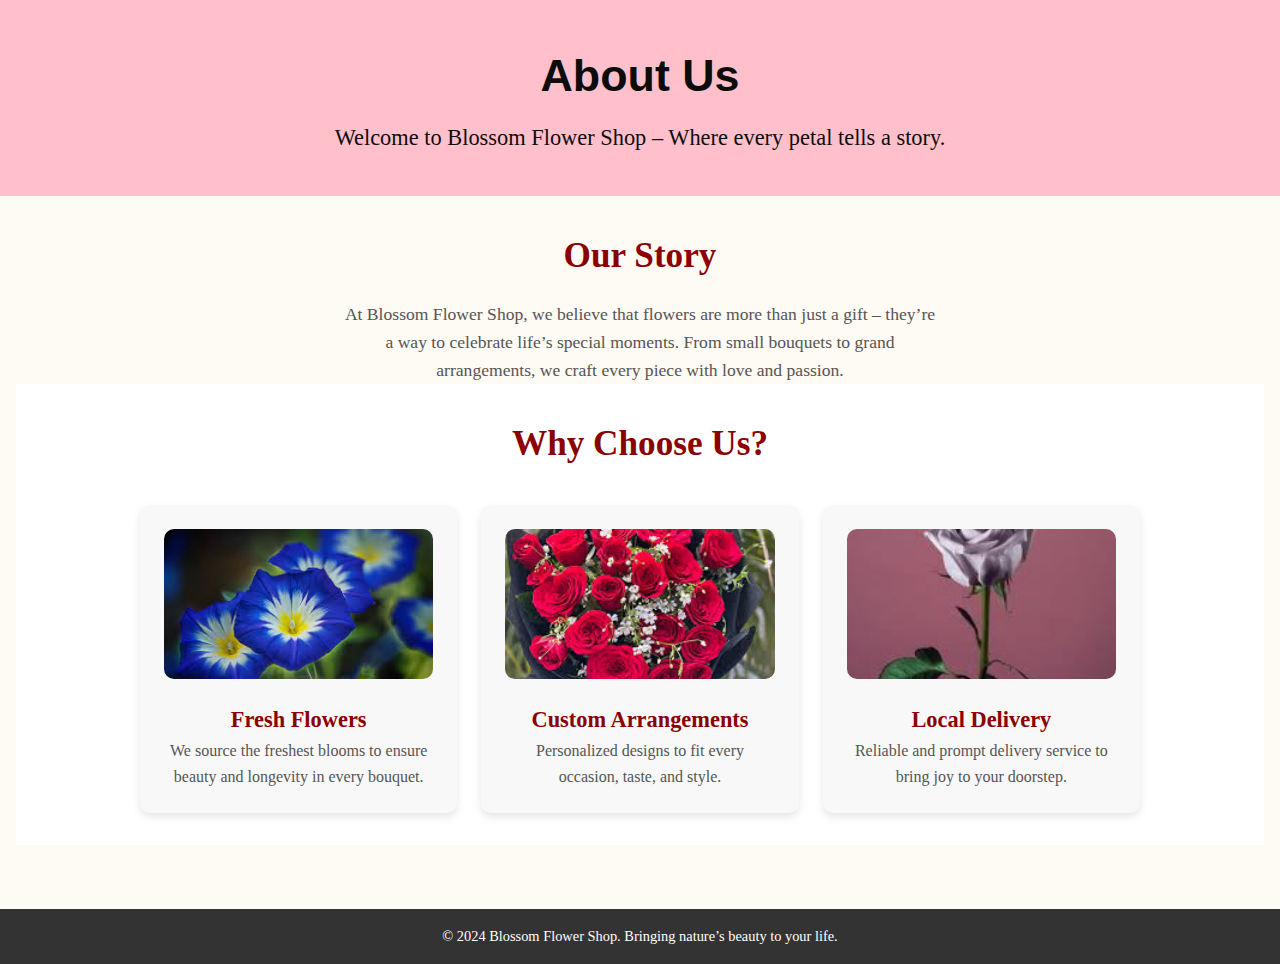
<file: about.html>
<!DOCTYPE html>
<html lang="en">
<head>
    <meta charset="UTF-8">
    <meta name="viewport" content="width=device-width, initial-scale=1.0">
    <title>About Us - Blossom Flower Shop</title>
    <link rel="stylesheet" href="styles.css">
</head>
<body>
    <header class="header">
        <div class="container">
            <h1>About Us</h1>
            <p>Welcome to Blossom Flower Shop – Where every petal tells a story.</p>
        </div>
    </header>
    <main class="about-section">
        <div class="container">
            <h2>Our Story</h2>
            <p>
                At Blossom Flower Shop, we believe that flowers are more than just a gift – they’re a way to celebrate life’s special moments. 
                From small bouquets to grand arrangements, we craft every piece with love and passion.
            </p>
        </div>

        <div class="highlight-section">
            <h2>Why Choose Us?</h2>
            <div class="highlight-grid">
                <div class="highlight-item">
                    <img src="flowe 1.jpg" alt="Fresh Flowers">
                    <h3>Fresh Flowers</h3>
                    <p>We source the freshest blooms to ensure beauty and longevity in every bouquet.</p>
                </div>
                <div class="highlight-item">
                    <img src="flowwer2.jpg" alt="Custom Arrangements">
                    <h3>Custom Arrangements</h3>
                    <p>Personalized designs to fit every occasion, taste, and style.</p>
                </div>
                <div class="highlight-item">
                    <img src="flower3.jpg" alt="Local Delivery">
                    <h3>Local Delivery</h3>
                    <p>Reliable and prompt delivery service to bring joy to your doorstep.</p>
                </div>
            </div>
        </div>

        
    </main>
    <footer class="footer">
        <p>&copy; 2024 Blossom Flower Shop. Bringing nature’s beauty to your life.</p>
    </footer>
</body>
</html>
</file>
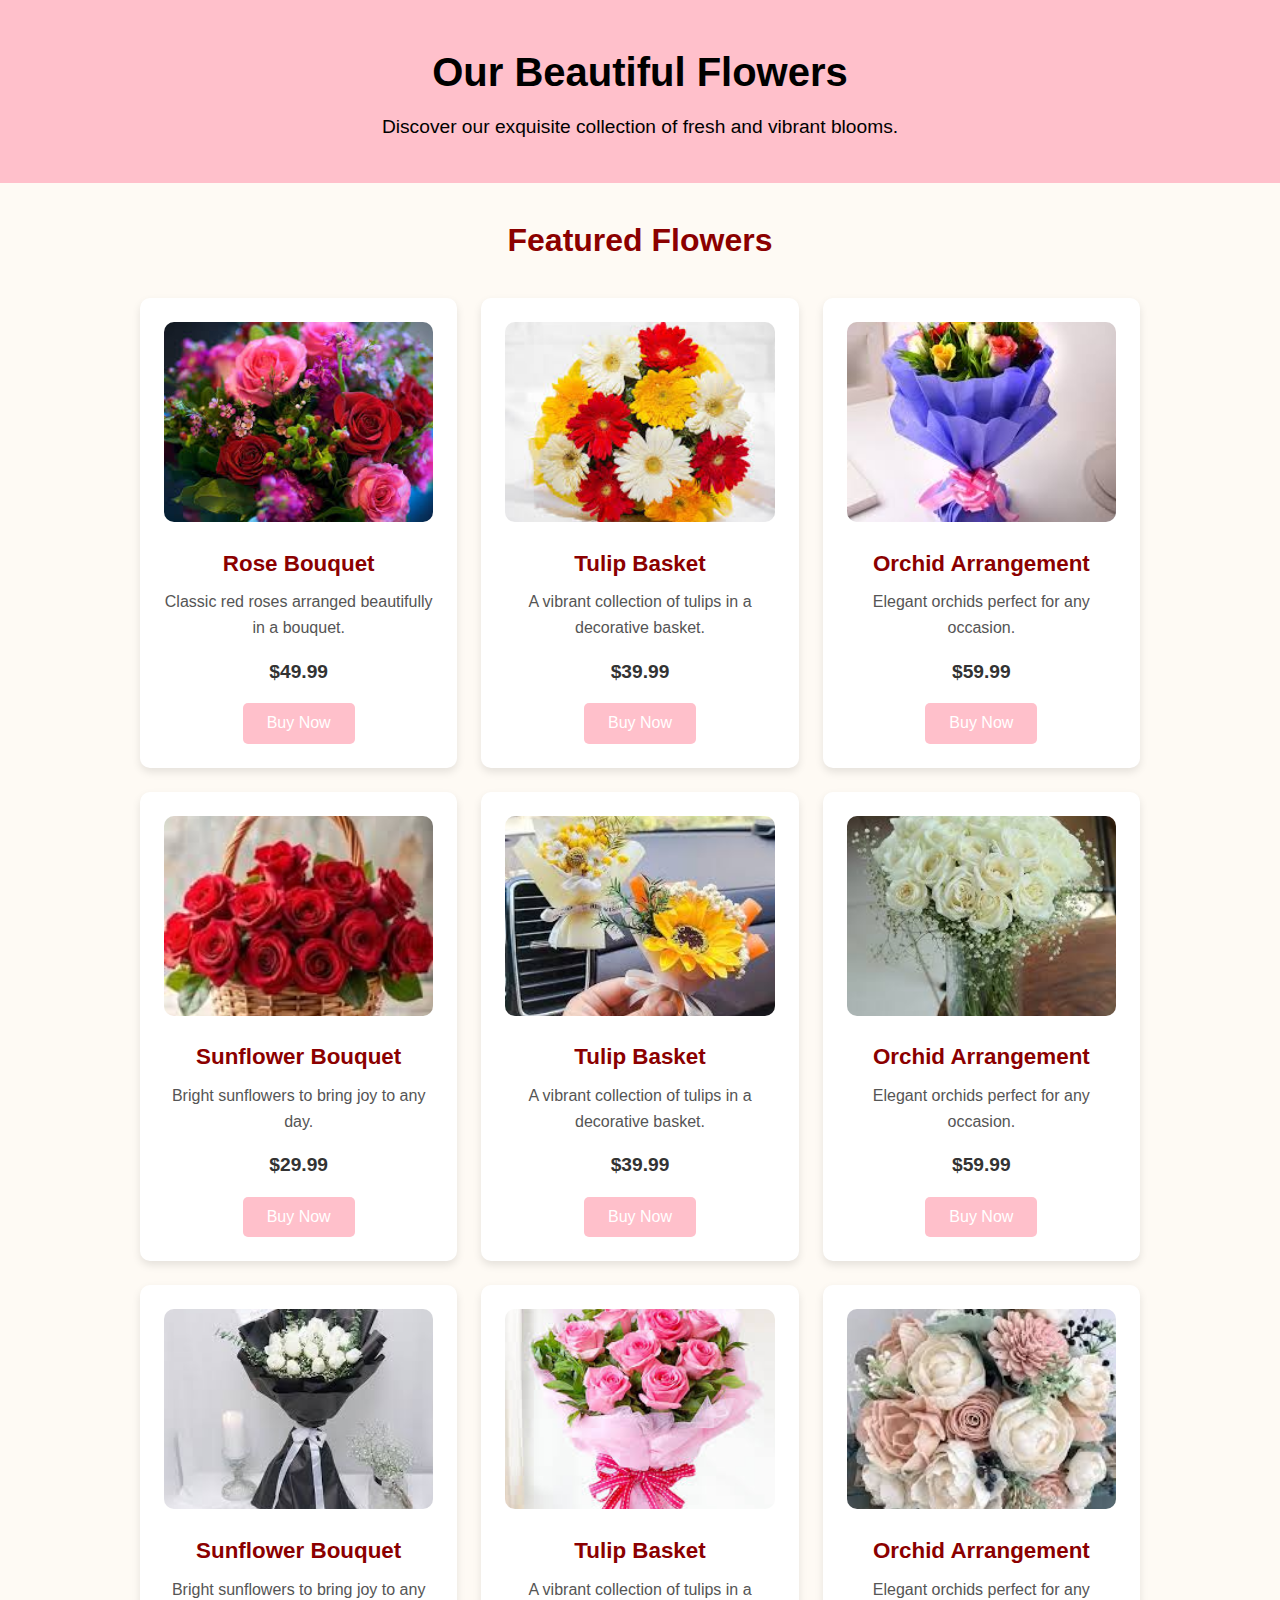
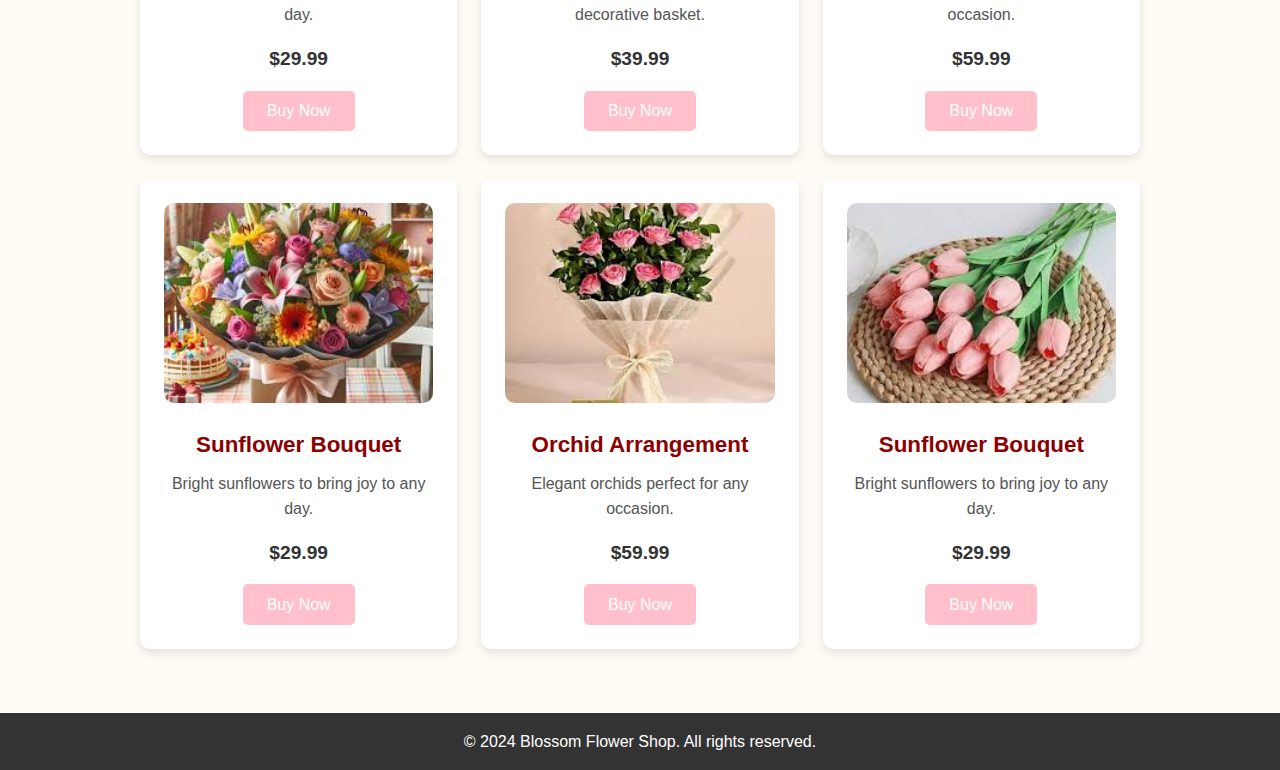
<file: product.html>
<!DOCTYPE html>
<html lang="en">
<head>
    <meta charset="UTF-8">
    <meta name="viewport" content="width=device-width, initial-scale=1.0">
    <title>Our Flowers</title>
    <link rel="stylesheet" href="styles1.css">
</head>
<body>
    <header class="header">
        <div class="container">
            <h1>Our Beautiful Flowers</h1>
            <p>Discover our exquisite collection of fresh and vibrant blooms.</p>
        </div>
    </header>

    <main class="product-section">
        <div class="container">
            <h2>Featured Flowers</h2>
            <div class="product-grid">
                <div class="product-item">
                    <img src="b1.jpg" alt="Rose Bouquet">
                    <h3>Rose Bouquet</h3>
                    <p>Classic red roses arranged beautifully in a bouquet.</p>
                    <span class="price">$49.99</span>
                    <button class="btn">Buy Now</button>
                </div>
                <div class="product-item">
                    <img src="b2.jpg" alt="Tulip Basket">
                    <h3>Tulip Basket</h3>
                    <p>A vibrant collection of tulips in a decorative basket.</p>
                    <span class="price">$39.99</span>
                    <button class="btn">Buy Now</button>
                </div>
                <div class="product-item">
                    <img src="b3.jpg" alt="Orchid Arrangement">
                    <h3>Orchid Arrangement</h3>
                    <p>Elegant orchids perfect for any occasion.</p>
                    <span class="price">$59.99</span>
                    <button class="btn">Buy Now</button>
                </div>
                <div class="product-item">
                    <img src="b4.jpg" alt="Sunflower Bouquet">
                    <h3>Sunflower Bouquet</h3>
                    <p>Bright sunflowers to bring joy to any day.</p>
                    <span class="price">$29.99</span>
                    <button class="btn">Buy Now</button>
                </div>
                <div class="product-item">
                    <img src="b5.jpg" alt="Tulip Basket">
                    <h3>Tulip Basket</h3>
                    <p>A vibrant collection of tulips in a decorative basket.</p>
                    <span class="price">$39.99</span>
                    <button class="btn">Buy Now</button>
                </div>
                <div class="product-item">
                    <img src="b6.jpg" alt="Orchid Arrangement">
                    <h3>Orchid Arrangement</h3>
                    <p>Elegant orchids perfect for any occasion.</p>
                    <span class="price">$59.99</span>
                    <button class="btn">Buy Now</button>
                </div>
                <div class="product-item">
                    <img src="b7.jpg" alt="Sunflower Bouquet">
                    <h3>Sunflower Bouquet</h3>
                    <p>Bright sunflowers to bring joy to any day.</p>
                    <span class="price">$29.99</span>
                    <button class="btn">Buy Now</button>
                </div>
                <div class="product-item">
                    <img src="b8.jpg" alt="Tulip Basket">
                    <h3>Tulip Basket</h3>
                    <p>A vibrant collection of tulips in a decorative basket.</p>
                    <span class="price">$39.99</span>
                    <button class="btn">Buy Now</button>
                </div>
                <div class="product-item">
                    <img src="b9.jpg" alt="Orchid Arrangement">
                    <h3>Orchid Arrangement</h3>
                    <p>Elegant orchids perfect for any occasion.</p>
                    <span class="price">$59.99</span>
                    <button class="btn">Buy Now</button>
                </div>
                <div class="product-item">
                    <img src="b10.jpg" alt="Sunflower Bouquet">
                    <h3>Sunflower Bouquet</h3>
                    <p>Bright sunflowers to bring joy to any day.</p>
                    <span class="price">$29.99</span>
                    <button class="btn">Buy Now</button>
                </div>
                <div class="product-item">
                    <img src="b11.jpg" alt="Orchid Arrangement">
                    <h3>Orchid Arrangement</h3>
                    <p>Elegant orchids perfect for any occasion.</p>
                    <span class="price">$59.99</span>
                    <button class="btn">Buy Now</button>
                </div>
                <div class="product-item">
                    <img src="b12.jpg" alt="Sunflower Bouquet">
                    <h3>Sunflower Bouquet</h3>
                    <p>Bright sunflowers to bring joy to any day.</p>
                    <span class="price">$29.99</span>
                    <button class="btn">Buy Now</button>
                </div>
            </div>
        </div>
    </main>

    <footer class="footer">
        <p>&copy; 2024 Blossom Flower Shop. All rights reserved.</p>
    </footer>
</body>
</html>
</file>
<file: styles.css>
* {
    margin: 0;
    padding: 0;
    box-sizing: border-box;
}


body {
    font-family: 'Georgia', serif;
    line-height: 1.6;
    color: #333;
    background-color: #fefaf4;
}


.header {
    background: #FFC0CB;
    color: rgb(13, 12, 12);
    text-align: center;
    padding: 2.5rem 1rem;
}
.header h1 {
    font-size: 2.8rem;
    margin-bottom: 0.5rem;
    font-family: 'Cursive', sans-serif;
}
.header p {
    font-size: 1.4rem;
}


.about-section {
    padding: 2rem 1rem;
    text-align: center;
}
.about-section h2 {
    font-size: 2.2rem;
    margin-bottom: 1rem;
    color: #8B0000;
}
.about-section p {
    max-width: 600px;
    margin: 0 auto;
    font-size: 1.1rem;
    color: #555;
}


.highlight-section {
    background: #fff;
    padding: 2rem 1rem;
    text-align: center;
}
.highlight-section h2 {
    margin-bottom: 2rem;
    font-size: 2.2rem;
    color: #8B0000;
}
.highlight-grid {
    display: grid;
    grid-template-columns: repeat(auto-fit, minmax(220px, 1fr));
    gap: 1.5rem;
    max-width: 1000px;
    margin: 0 auto;
}
.highlight-item {
    background: #F8F8F8;
    padding: 1.5rem;
    border-radius: 10px;
    box-shadow: 0 4px 8px rgba(0, 0, 0, 0.1);
    text-align: center;
}
.highlight-item img {
    width: 100%;
    height: 150px;
    object-fit: cover;
    border-radius: 10px;
    margin-bottom: 1rem;
}
.highlight-item h3 {
    font-size: 1.4rem;
    color: #8B0000;
}
.highlight-item p {
    font-size: 1rem;
    color: #555;
}

.team-section {
    padding: 2rem 1rem;
    background: #fff;
}
.team-section h2 {
    text-align: center;
    margin-bottom: 2rem;
    font-size: 2.2rem;
    color: #8B0000;
}
.team-grid {
    display: grid;
    grid-template-columns: repeat(auto-fit, minmax(220px, 1fr));
    gap: 2rem;
    max-width: 1000px;
    margin: 0 auto;
}
.team-member {
    text-align: center;
    padding: 1rem;
}
.team-member img {
    width: 100px;
    height: 100px;
    object-fit: cover;
    border-radius: 50%;
    margin-bottom: 1rem;
    border: 3px solid #FFC0CB;
}
.team-member h3 {
    font-size: 1.3rem;
    color: #8B0000;
}
.team-member p {
    font-size: 1rem;
    color: #555;
}


.footer {
    background: #333;
    color: white;
    text-align: center;
    padding: 1rem;
    margin-top: 2rem;
    font-size: 0.9rem;
}
</file>
<file: styles1.css>
* {
    margin: 0;
    padding: 0;
    box-sizing: border-box;
}

body {
    font-family: 'Arial', sans-serif;
    background-color: #fefaf4;
    color: #333;
    line-height: 1.6;
}


.header {
    background: #FFC0CB;
    color:black;
    text-align: center;
    padding: 2.5rem 1rem;
}
.header h1 {
    font-size: 2.5rem;
    font-family: 'Cursive', sans-serif;
}
.header p {
    font-size: 1.2rem;
    margin-top: 0.5rem;
}


.product-section {
    padding: 2rem 1rem;
}
.product-section h2 {
    text-align: center;
    font-size: 2rem;
    margin-bottom: 2rem;
    color: #8B0000;
}


.product-grid {
    display: grid;
    grid-template-columns: repeat(auto-fit, minmax(250px, 1fr));
    gap: 1.5rem;
    max-width: 1000px;
    margin: 0 auto;
}
.product-item {
    background: #fff;
    padding: 1.5rem;
    text-align: center;
    border-radius: 10px;
    box-shadow: 0 4px 8px rgba(0, 0, 0, 0.1);
    transition: transform 0.3s ease;
}
.product-item:hover {
    transform: translateY(-10px);
}
.product-item img {
    width: 100%;
    height: 200px;
    object-fit: cover;
    border-radius: 10px;
    margin-bottom: 1rem;
}
.product-item h3 {
    font-size: 1.4rem;
    color: #8B0000;
    margin-bottom: 0.5rem;
}
.product-item p {
    font-size: 1rem;
    color: #555;
    margin-bottom: 1rem;
}
.product-item .price {
    font-size: 1.2rem;
    color: #333;
    font-weight: bold;
    margin-bottom: 1rem;
    display: block;
}


.btn {
    padding: 0.7rem 1.5rem;
    background: #FFC0CB;
    color: white;
    border: none;
    border-radius: 5px;
    cursor: pointer;
    font-size: 1rem;
    transition: background 0.3s ease;
}
.btn:hover {
    background: #FF69B4;
}


.footer {
    background: #333;
    color: white;
    text-align: center;
    padding: 1rem;
    margin-top: 2rem;
}
</file>
